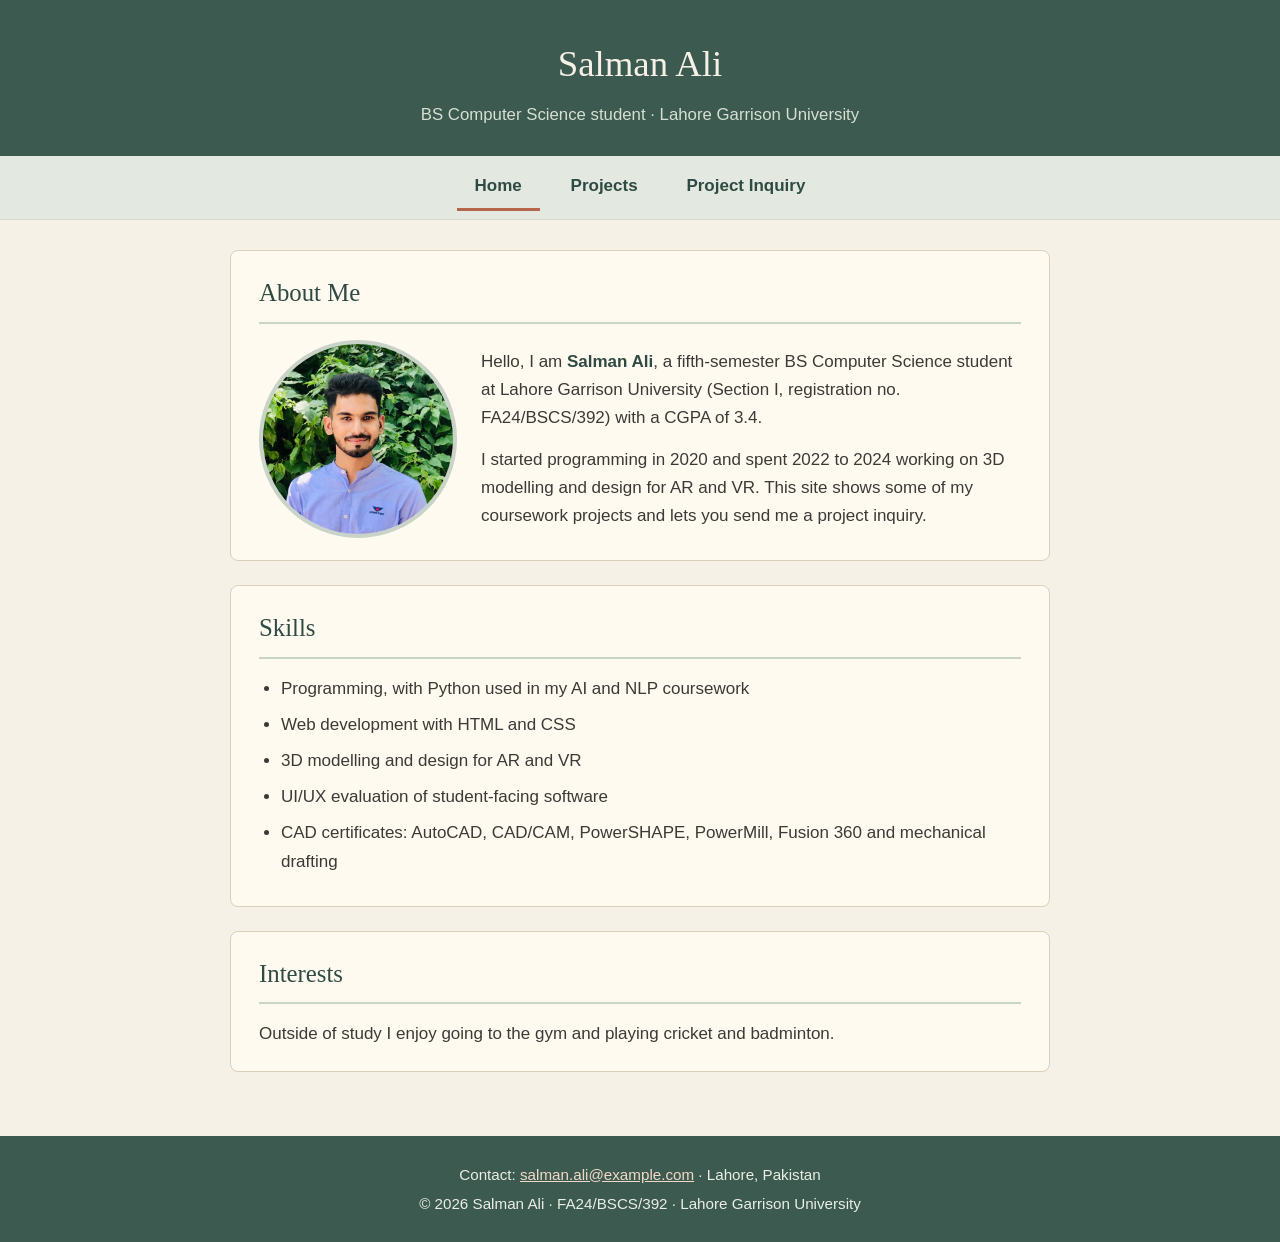
<file: index.html>
<!DOCTYPE html>
<html lang="en">
<head>
  <meta charset="utf-8">
  <meta name="viewport" content="width=device-width, initial-scale=1">
  <meta name="description" content="Portfolio of Salman Ali, BS Computer Science student at Lahore Garrison University.">
  <title>Salman Ali | Portfolio Home</title>
  <!-- Page 1 uses INLINE CSS only: every style is written in a style attribute. -->
</head>
<body style="margin:0;background-color:#f6f1e7;color:#3b3a36;font-family:'Segoe UI',Roboto,Helvetica,Arial,sans-serif;font-size:17px;line-height:1.65">

  <!-- Site header: title and tagline -->
  <header style="background-color:#3d5a50;color:#f6f1e7;padding:34px 24px 28px;text-align:center">
    <h1 style="font-family:Georgia,'Times New Roman',serif;font-size:2.3rem;margin:0 0 6px;font-weight:normal">Salman Ali</h1>
    <p style="margin:0;color:#d6dfd3;font-size:1.05rem">BS Computer Science student &middot; Lahore Garrison University</p>
  </header>

  <!-- Main navigation: links to all three pages -->
  <nav style="background-color:#e3e9e1;border-bottom:1px solid #d3d9cd;text-align:center;padding:8px 12px" aria-label="Main navigation">
    <a href="index.html" style="display:inline-block;padding:8px 18px;margin:0 4px;color:#2f4a43;text-decoration:none;font-weight:600;border-bottom:3px solid #b5654a" aria-current="page">Home</a>
    <a href="information.html" style="display:inline-block;padding:8px 18px;margin:0 4px;color:#2f4a43;text-decoration:none;font-weight:600">Projects</a>
    <a href="registration.html" style="display:inline-block;padding:8px 18px;margin:0 4px;color:#2f4a43;text-decoration:none;font-weight:600">Project Inquiry</a>
  </nav>

  <!-- Main content: three sections, each with a heading -->
  <main style="max-width:820px;margin:0 auto;padding:30px 20px 10px">

    <!-- Section 1: introduction with photo -->
    <section style="background-color:#fffaf0;border:1px solid #d9cfba;border-radius:8px;padding:22px 28px;margin-bottom:24px">
      <h2 style="font-family:Georgia,'Times New Roman',serif;color:#2f4a43;font-weight:normal;font-size:1.55rem;border-bottom:2px solid #c9d3c7;padding-bottom:8px;margin:0 0 16px">About Me</h2>
      <!-- Generic container used only to place the photo beside the text -->
      <div style="display:flex;flex-wrap:wrap;align-items:center;gap:24px">
        <img src="images/salman-ali.jpg" width="190" height="190" style="width:190px;height:190px;object-fit:cover;object-position:center 15%;border-radius:50%;border:4px solid #c9d3c7" alt="Portrait of Salman Ali smiling, wearing a light blue shirt in front of green leaves">
        <div style="flex:1;min-width:260px">
          <p style="margin:0 0 14px">Hello, I am <strong style="color:#2f4a43">Salman Ali</strong>, a fifth-semester BS Computer Science student at Lahore Garrison University (Section I, registration no. FA24/BSCS/392) with a CGPA of 3.4.</p>
          <p style="margin:0">I started programming in 2020 and spent 2022 to 2024 working on 3D modelling and design for AR and VR. This site shows some of my coursework projects and lets you send me a project inquiry.</p>
        </div>
      </div>
    </section>

    <!-- Section 2: skills list -->
    <section style="background-color:#fffaf0;border:1px solid #d9cfba;border-radius:8px;padding:22px 28px;margin-bottom:24px">
      <h2 style="font-family:Georgia,'Times New Roman',serif;color:#2f4a43;font-weight:normal;font-size:1.55rem;border-bottom:2px solid #c9d3c7;padding-bottom:8px;margin:0 0 16px">Skills</h2>
      <ul style="margin:0;padding-left:22px">
        <li style="margin-bottom:8px">Programming, with Python used in my AI and NLP coursework</li>
        <li style="margin-bottom:8px">Web development with HTML and CSS</li>
        <li style="margin-bottom:8px">3D modelling and design for AR and VR</li>
        <li style="margin-bottom:8px">UI/UX evaluation of student-facing software</li>
        <li style="margin-bottom:8px">CAD certificates: AutoCAD, CAD/CAM, PowerSHAPE, PowerMill, Fusion 360 and mechanical drafting</li>
      </ul>
    </section>

    <!-- Section 3: interests -->
    <section style="background-color:#fffaf0;border:1px solid #d9cfba;border-radius:8px;padding:22px 28px;margin-bottom:24px">
      <h2 style="font-family:Georgia,'Times New Roman',serif;color:#2f4a43;font-weight:normal;font-size:1.55rem;border-bottom:2px solid #c9d3c7;padding-bottom:8px;margin:0 0 16px">Interests</h2>
      <p style="margin:0">Outside of study I enjoy going to the gym and playing cricket and badminton.</p>
    </section>

  </main>

  <!-- Footer: contact and copyright -->
  <footer style="background-color:#3d5a50;color:#e9efe6;text-align:center;padding:22px 20px;margin-top:30px;font-size:0.95rem">
    <p style="margin:4px 0">Contact: <a href="mailto:salman.ali@example.com" style="color:#f1d9c9">salman.ali@example.com</a> &middot; Lahore, Pakistan</p>
    <p style="margin:4px 0">&copy; 2026 Salman Ali &middot; FA24/BSCS/392 &middot; Lahore Garrison University</p>
  </footer>

</body>
</html>
</file>
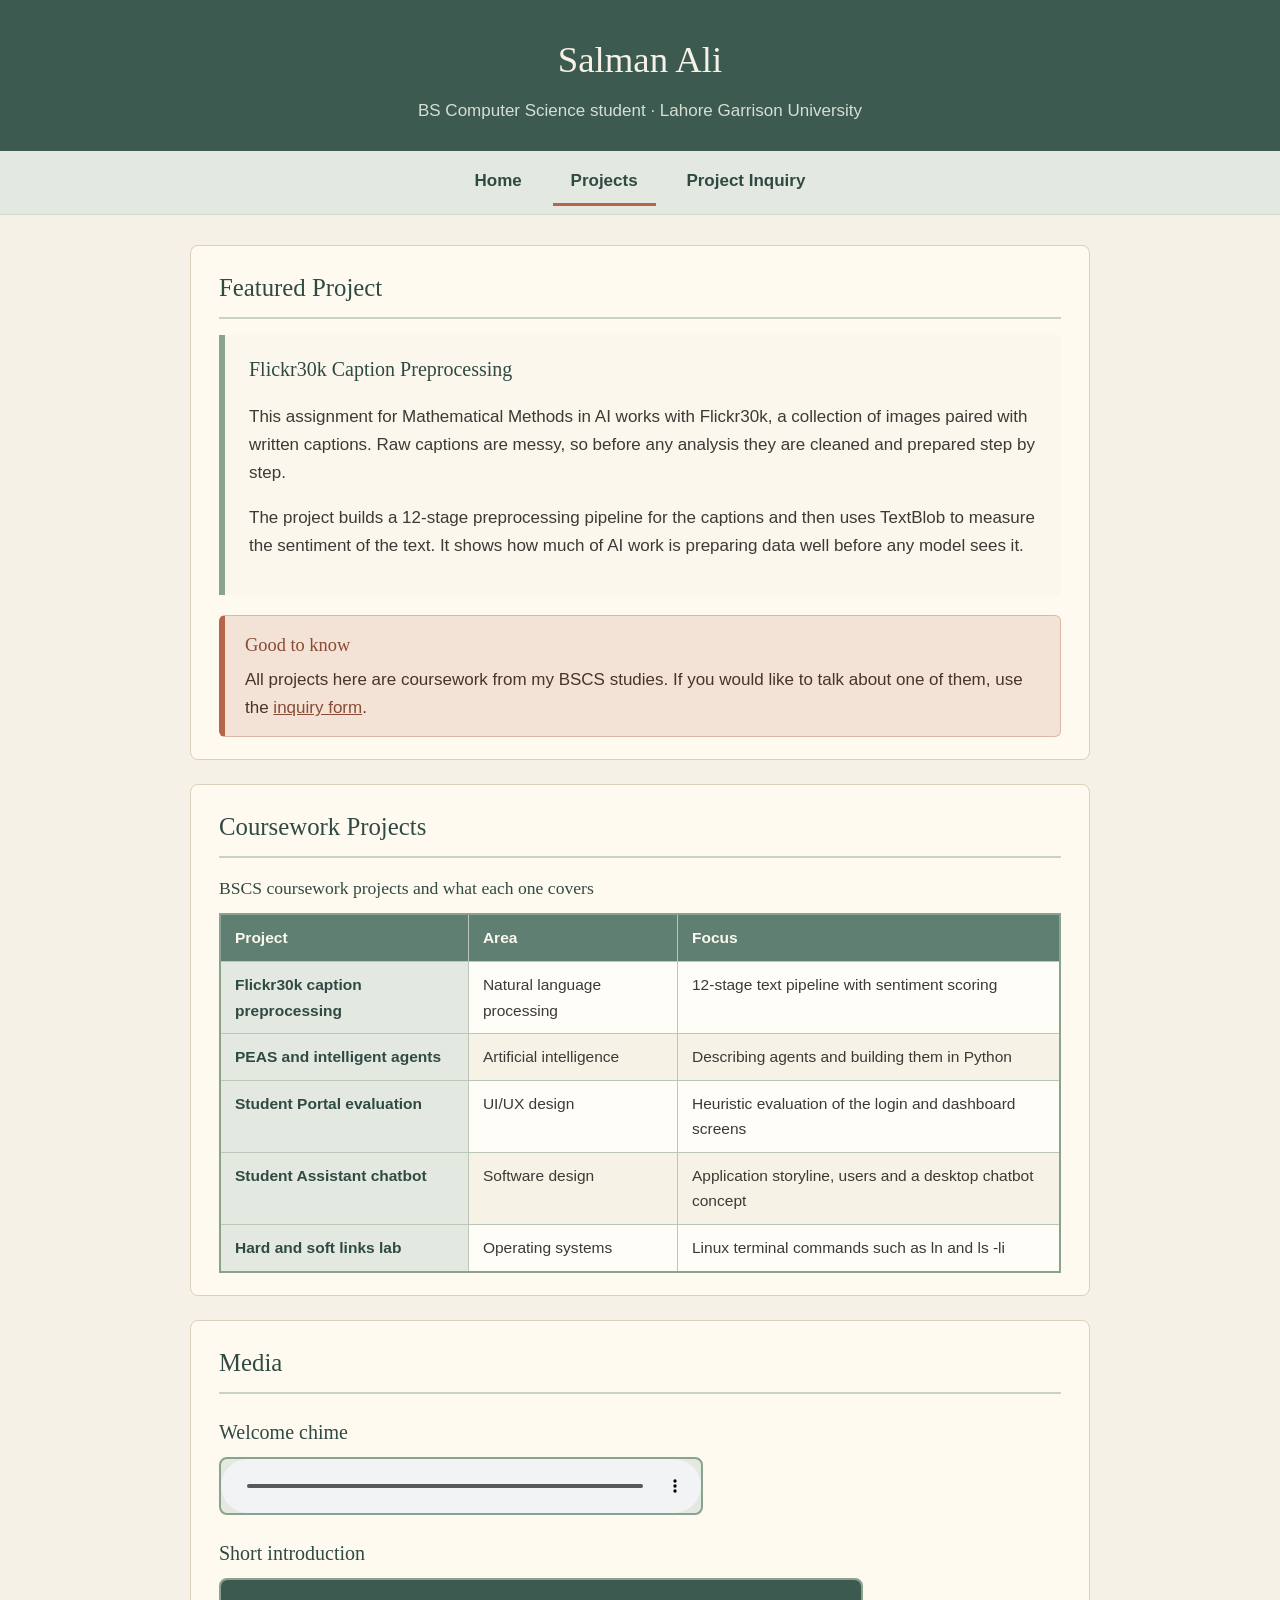
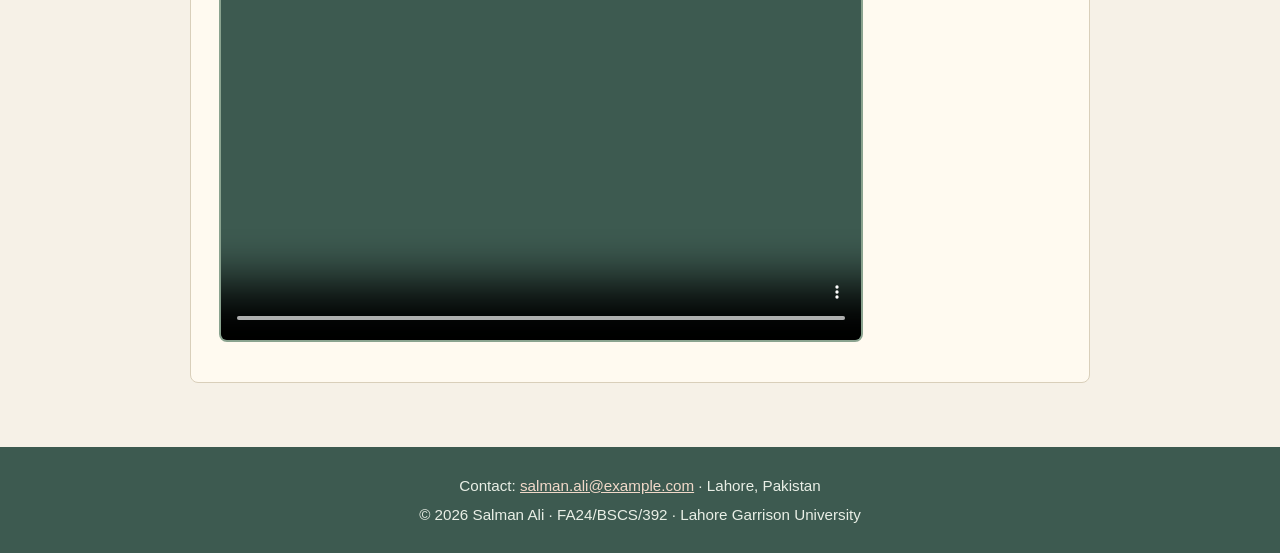
<file: information.html>
<!DOCTYPE html>
<html lang="en">
<head>
  <meta charset="utf-8">
  <meta name="viewport" content="width=device-width, initial-scale=1">
  <meta name="description" content="BS Computer Science coursework projects by Salman Ali.">
  <title>Projects | Salman Ali</title>

  <!-- Page 2 uses EMBEDDED CSS only: all rules live inside this style element. -->
  <style>
    /* Element selector: body sets the page colour, font and text colour */
    body {
      margin: 0;
      background-color: #f6f1e7;
      color: #3b3a36;
      font-family: "Segoe UI", Roboto, Helvetica, Arial, sans-serif;
      font-size: 17px;
      line-height: 1.65;
    }

    /* Element selector: header and footer share the deep green band */
    header, footer {
      background-color: #3d5a50;
      color: #f6f1e7;
      text-align: center;
      padding: 30px 20px 26px;
    }

    footer {
      margin-top: 30px;
      padding: 22px 20px;
      font-size: 0.95rem;
      color: #e9efe6;
    }

    footer p { margin: 4px 0; }
    footer a { color: #f1d9c9; }

    /* Element selector: headings use a serif face */
    h1, h2, h3 {
      font-family: Georgia, "Times New Roman", serif;
      font-weight: normal;
      color: #2f4a43;
    }

    header h1 {
      color: #f6f1e7;
      font-size: 2.3rem;
      margin: 0 0 6px;
    }

    header p { margin: 0; color: #d6dfd3; }

    h2 {
      font-size: 1.55rem;
      border-bottom: 2px solid #c9d3c7;
      padding-bottom: 8px;
      margin: 0 0 16px;
    }

    h3 { font-size: 1.25rem; margin: 22px 0 8px; }

    /* Navigation bar */
    nav {
      background-color: #e3e9e1;
      border-bottom: 1px solid #d3d9cd;
      text-align: center;
      padding: 8px 12px;
    }

    nav a {
      display: inline-block;
      padding: 8px 18px;
      margin: 0 4px;
      color: #2f4a43;
      text-decoration: none;
      font-weight: 600;
    }

    nav a[aria-current="page"] { border-bottom: 3px solid #b5654a; }

    main {
      max-width: 900px;
      margin: 0 auto;
      padding: 30px 20px 10px;
    }

    section {
      background-color: #fffaf0;
      border: 1px solid #d9cfba;
      border-radius: 8px;
      padding: 22px 28px;
      margin-bottom: 24px;
    }

    /* ID selector: styles the one article that describes the featured project */
    #featured-project {
      border-left: 6px solid #8aa38f;
      background-color: #fbf7ec;
      padding: 18px 24px;
      margin-bottom: 20px;
    }

    #featured-project h3 { margin-top: 0; }

    /* Class selector: the aside announcement box (also reused for the media note) */
    .notice {
      background-color: #f3e3d6;
      border: 1px solid #d9b9a3;
      border-left: 6px solid #b5654a;
      border-radius: 6px;
      padding: 14px 20px;
      color: #4a3328;
    }

    .notice h3 { margin: 0 0 6px; color: #8a4a35; font-size: 1.15rem; }
    .notice p { margin: 0; }

    /* Table styling: visible borders, cell padding, distinct header background */
    table {
      width: 100%;
      border-collapse: collapse;
      border: 2px solid #8aa38f;
      background-color: #fffdf7;
      font-size: 0.97rem;
    }

    caption {
      caption-side: top;
      text-align: left;
      font-family: Georgia, "Times New Roman", serif;
      font-size: 1.1rem;
      color: #2f4a43;
      padding: 0 0 10px;
    }

    th, td {
      border: 1px solid #b9c6b8;
      padding: 10px 14px;
      text-align: left;
      vertical-align: top;
    }

    thead th {
      background-color: #5f7f72;
      color: #fdf9ef;
    }

    tbody th { background-color: #e3e9e1; color: #2f4a43; }
    tbody tr:nth-child(even) td { background-color: #f7f2e6; }

    /* Attribute selector: any audio or video that has the controls attribute */
    audio[controls], video[controls] {
      display: block;
      max-width: 100%;
      margin: 8px 0 18px;
      border: 2px solid #8aa38f;
      border-radius: 8px;
      background-color: #e3e9e1;
    }

    audio[controls] { width: 100%; max-width: 480px; }

    figure { margin: 0; }
    figcaption { font-size: 0.9rem; font-style: italic; color: #6b685f; }

    a { color: #8a4a35; }
    a:hover { color: #5c2f20; }
  </style>
</head>
<body>

  <!-- Site header -->
  <header>
    <h1>Salman Ali</h1>
    <p>BS Computer Science student &middot; Lahore Garrison University</p>
  </header>

  <!-- Main navigation: links to all three pages -->
  <nav aria-label="Main navigation">
    <a href="index.html">Home</a>
    <a href="information.html" aria-current="page">Projects</a>
    <a href="registration.html">Project Inquiry</a>
  </nav>

  <main>

    <!-- Section 1: featured project article with a related aside -->
    <section>
      <h2>Featured Project</h2>

      <!-- Self-contained article describing one project -->
      <article id="featured-project">
        <h3>Flickr30k Caption Preprocessing</h3>
        <p>This assignment for Mathematical Methods in AI works with Flickr30k, a collection of images paired with written captions. Raw captions are messy, so before any analysis they are cleaned and prepared step by step.</p>
        <p>The project builds a 12-stage preprocessing pipeline for the captions and then uses TextBlob to measure the sentiment of the text. It shows how much of AI work is preparing data well before any model sees it.</p>
      </article>

      <!-- Aside: related note -->
      <aside class="notice">
        <h3>Good to know</h3>
        <p>All projects here are coursework from my BSCS studies. If you would like to talk about one of them, use the <a href="registration.html">inquiry form</a>.</p>
      </aside>
    </section>

    <!-- Section 2: coursework table -->
    <section>
      <h2>Coursework Projects</h2>
      <table>
        <caption>BSCS coursework projects and what each one covers</caption>
        <thead>
          <tr>
            <th scope="col">Project</th>
            <th scope="col">Area</th>
            <th scope="col">Focus</th>
          </tr>
        </thead>
        <tbody>
          <tr>
            <th scope="row">Flickr30k caption preprocessing</th>
            <td>Natural language processing</td>
            <td>12-stage text pipeline with sentiment scoring</td>
          </tr>
          <tr>
            <th scope="row">PEAS and intelligent agents</th>
            <td>Artificial intelligence</td>
            <td>Describing agents and building them in Python</td>
          </tr>
          <tr>
            <th scope="row">Student Portal evaluation</th>
            <td>UI/UX design</td>
            <td>Heuristic evaluation of the login and dashboard screens</td>
          </tr>
          <tr>
            <th scope="row">Student Assistant chatbot</th>
            <td>Software design</td>
            <td>Application storyline, users and a desktop chatbot concept</td>
          </tr>
          <tr>
            <th scope="row">Hard and soft links lab</th>
            <td>Operating systems</td>
            <td>Linux terminal commands such as ln and ls -li</td>
          </tr>
        </tbody>
      </table>
    </section>

    <!-- Section 3: audio and video -->
    <section>
      <h2>Media</h2>

      <h3>Welcome chime</h3>
      <!-- Audio with playback controls and fallback text -->
      <audio controls preload="metadata">
        <source src="media/welcome-chime.mp3" type="audio/mpeg">
        Your browser does not support the audio element. You can
        <a href="media/welcome-chime.mp3">download the welcome chime</a> instead.
      </audio>

      <h3>Short introduction</h3>
      <!-- Video with playback controls and fallback text -->
      <video controls preload="metadata" width="640" height="360">
        <source src="media/intro.webm" type="video/webm">
        <source src="media/intro.mp4" type="video/mp4">
        Your browser does not support the video element. You can
        <a href="media/intro.mp4">download the introduction video</a> instead.
      </video>
    </section>

  </main>

  <!-- Footer: contact and copyright -->
  <footer>
    <p>Contact: <a href="mailto:salman.ali@example.com">salman.ali@example.com</a> &middot; Lahore, Pakistan</p>
    <p>&copy; 2026 Salman Ali &middot; FA24/BSCS/392 &middot; Lahore Garrison University</p>
  </footer>

</body>
</html>
</file>
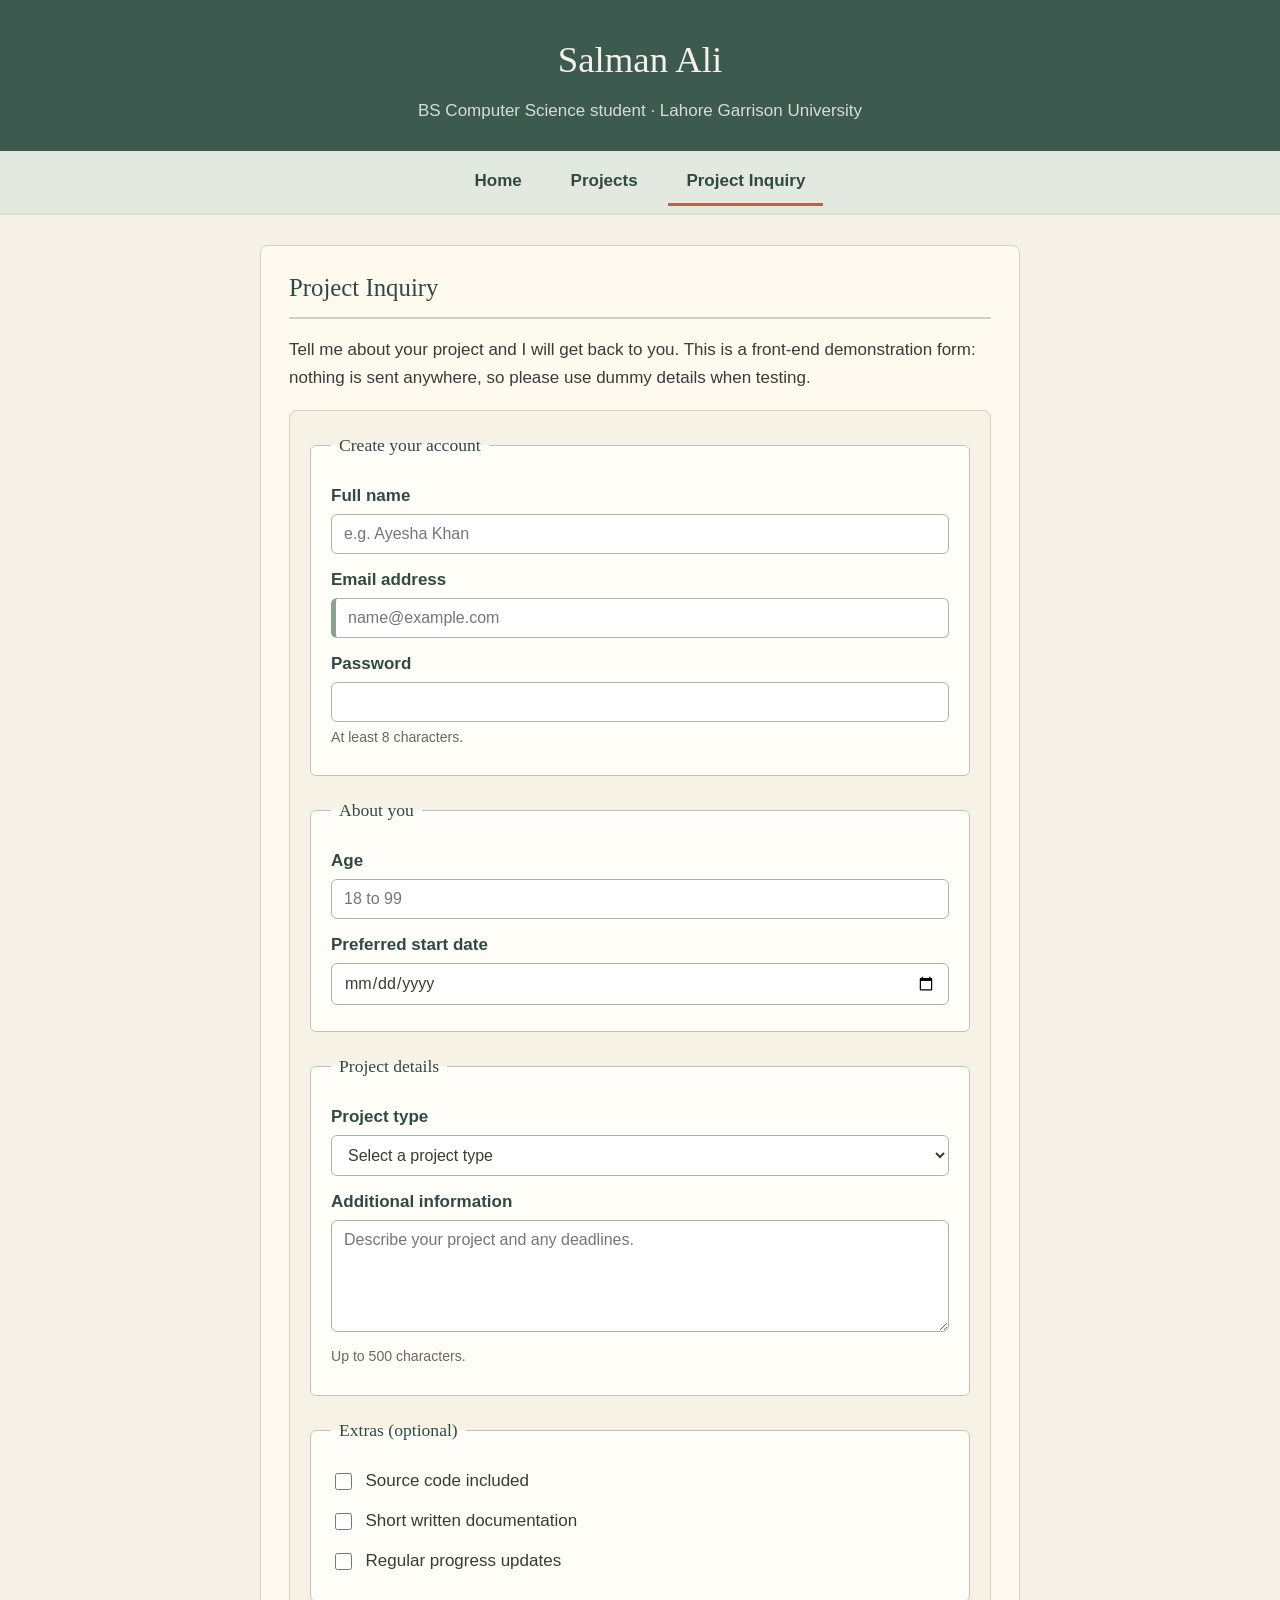
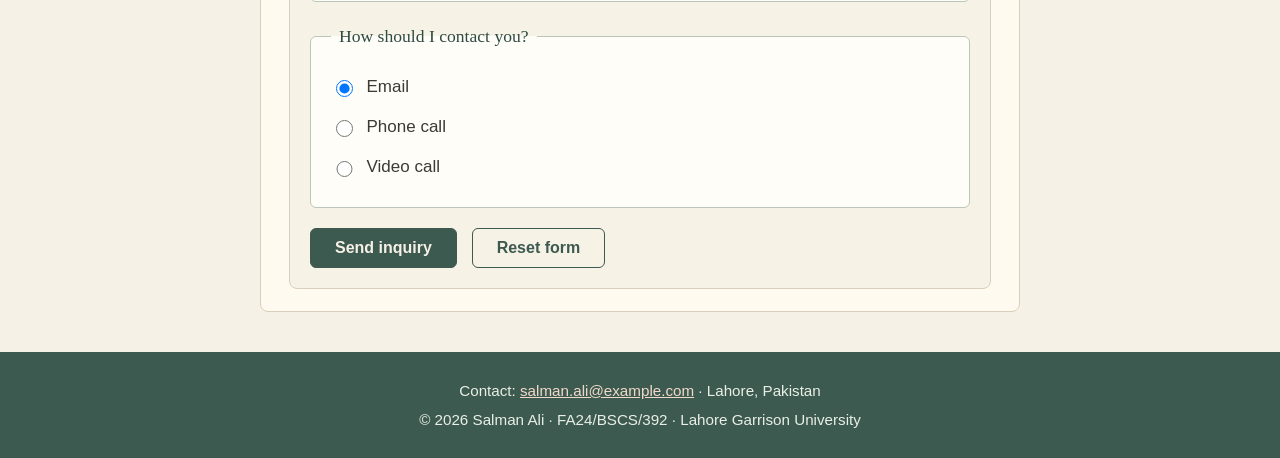
<file: registration.html>
<!DOCTYPE html>
<html lang="en">
<head>
  <meta charset="utf-8">
  <meta name="viewport" content="width=device-width, initial-scale=1">
  <meta name="description" content="Send a project inquiry to Salman Ali.">
  <title>Project Inquiry | Salman Ali</title>

  <!-- Page 3 uses EXTERNAL CSS only: styles come from style.css -->
  <link rel="stylesheet" href="style.css">
</head>
<body>

  <!-- Site header -->
  <header>
    <h1>Salman Ali</h1>
    <p>BS Computer Science student &middot; Lahore Garrison University</p>
  </header>

  <!-- Main navigation: links to all three pages -->
  <nav aria-label="Main navigation">
    <a href="index.html">Home</a>
    <a href="information.html">Projects</a>
    <a href="registration.html" aria-current="page">Project Inquiry</a>
  </nav>

  <main>
    <section>
      <h2>Project Inquiry</h2>
      <p>Tell me about your project and I will get back to you. This is a front-end demonstration form: nothing is sent anywhere, so please use dummy details when testing.</p>

      <!-- Inquiry form: browser validation is handled by the required, minlength, min, max and maxlength attributes -->
      <form id="inquiry-form" action="#" method="post">

        <!-- Group 1: account details (includes the password field) -->
        <fieldset>
          <legend>Create your account</legend>

          <p>
            <label for="full-name">Full name</label>
            <input type="text" id="full-name" name="full_name" placeholder="e.g. Ayesha Khan" autocomplete="name" required>
          </p>

          <p>
            <label for="email">Email address</label>
            <input type="email" id="email" name="email" placeholder="name@example.com" autocomplete="email" required>
          </p>

          <p>
            <label for="password">Password</label>
            <input type="password" id="password" name="password" minlength="8" autocomplete="new-password" aria-describedby="password-hint" required>
            <span id="password-hint" class="hint">At least 8 characters.</span>
          </p>
        </fieldset>

        <!-- Group 2: personal details -->
        <fieldset>
          <legend>About you</legend>

          <p>
            <label for="age">Age</label>
            <input type="number" id="age" name="age" min="18" max="99" placeholder="18 to 99">
          </p>

          <p>
            <label for="preferred-date">Preferred start date</label>
            <input type="date" id="preferred-date" name="preferred_date">
          </p>
        </fieldset>

        <!-- Group 3: project details (dropdown and textarea) -->
        <fieldset>
          <legend>Project details</legend>

          <p>
            <label for="project-type">Project type</label>
            <select id="project-type" name="project_type" required>
              <option value="" selected disabled>Select a project type</option>
              <option value="web">Website with HTML and CSS</option>
              <option value="python">Python programming</option>
              <option value="uiux">UI/UX review</option>
              <option value="other">Something else</option>
            </select>
          </p>

          <p>
            <label for="comments">Additional information</label>
            <textarea id="comments" name="comments" rows="5" maxlength="500" placeholder="Describe your project and any deadlines."></textarea>
            <span class="hint">Up to 500 characters.</span>
          </p>
        </fieldset>

        <!-- Group 4: independent checkboxes, any combination can be ticked -->
        <fieldset>
          <legend>Extras (optional)</legend>
          <p>
            <input type="checkbox" id="extra-code" name="extra_code" value="yes">
            <label for="extra-code" class="inline-label">Source code included</label>
          </p>
          <p>
            <input type="checkbox" id="extra-docs" name="extra_docs" value="yes">
            <label for="extra-docs" class="inline-label">Short written documentation</label>
          </p>
          <p>
            <input type="checkbox" id="extra-updates" name="extra_updates" value="yes">
            <label for="extra-updates" class="inline-label">Regular progress updates</label>
          </p>
        </fieldset>

        <!-- Group 5: contact preference (radio buttons share one name, so only one can be chosen) -->
        <fieldset>
          <legend>How should I contact you?</legend>
          <p>
            <input type="radio" id="contact-email" name="contact_method" value="email" checked>
            <label for="contact-email" class="inline-label">Email</label>
          </p>
          <p>
            <input type="radio" id="contact-phone" name="contact_method" value="phone">
            <label for="contact-phone" class="inline-label">Phone call</label>
          </p>
          <p>
            <input type="radio" id="contact-video" name="contact_method" value="video">
            <label for="contact-video" class="inline-label">Video call</label>
          </p>
        </fieldset>

        <!-- Form buttons -->
        <div class="buttons">
          <button type="submit">Send inquiry</button>
          <button type="reset">Reset form</button>
        </div>

      </form>
    </section>
  </main>

  <!-- Footer: contact and copyright -->
  <footer>
    <p>Contact: <a href="mailto:salman.ali@example.com">salman.ali@example.com</a> &middot; Lahore, Pakistan</p>
    <p>&copy; 2026 Salman Ali &middot; FA24/BSCS/392 &middot; Lahore Garrison University</p>
  </footer>

</body>
</html>
</file>
<file: style.css>
/* ==========================================================
   style.css - external stylesheet used by registration.html
   Palette: cream #f6f1e7, deep green #3d5a50, sage #8aa38f,
   terracotta #b5654a, charcoal text #3b3a36
   ========================================================== */

/* Element selector: body sets page colour, font and text colour */
body {
  margin: 0;
  background-color: #f6f1e7;
  color: #3b3a36;
  font-family: "Segoe UI", Roboto, Helvetica, Arial, sans-serif;
  font-size: 17px;
  line-height: 1.65;
}

/* Header and footer share the deep green band */
header,
footer {
  background-color: #3d5a50;
  color: #f6f1e7;
  text-align: center;
  padding: 30px 20px 26px;
}

header h1 {
  font-family: Georgia, "Times New Roman", serif;
  font-weight: normal;
  font-size: 2.3rem;
  margin: 0 0 6px;
}

header p { margin: 0; color: #d6dfd3; }

footer {
  margin-top: 30px;
  padding: 22px 20px;
  font-size: 0.95rem;
  color: #e9efe6;
}

footer p { margin: 4px 0; }
footer a { color: #f1d9c9; }

/* Navigation bar */
nav {
  background-color: #e3e9e1;
  border-bottom: 1px solid #d3d9cd;
  text-align: center;
  padding: 8px 12px;
}

nav a {
  display: inline-block;
  padding: 8px 18px;
  margin: 0 4px;
  color: #2f4a43;
  text-decoration: none;
  font-weight: 600;
  border-bottom: 3px solid transparent;
}

nav a[aria-current="page"] { border-bottom-color: #b5654a; }

/* Hover feedback for links */
a:hover { color: #5c2f20; }
nav a:hover { background-color: #d3dcd0; border-bottom-color: #8aa38f; }
nav a[aria-current="page"]:hover { border-bottom-color: #b5654a; }

main {
  max-width: 760px;
  margin: 0 auto;
  padding: 30px 20px 10px;
}

section {
  background-color: #fffaf0;
  border: 1px solid #d9cfba;
  border-radius: 8px;
  padding: 22px 28px;
}

/* Element selector: headings use a serif face */
h2 {
  font-family: Georgia, "Times New Roman", serif;
  font-weight: normal;
  font-size: 1.55rem;
  color: #2f4a43;
  border-bottom: 2px solid #c9d3c7;
  padding-bottom: 8px;
  margin: 0 0 16px;
}

a { color: #8a4a35; }

/* ID selector: the inquiry form container gets a soft panel and spacing */
#inquiry-form {
  background-color: #f7f2e6;
  border: 1px solid #d9cfba;
  border-radius: 8px;
  padding: 20px;
  margin-top: 18px;
}

/* Fieldsets group related controls */
fieldset {
  border: 1px solid #b9c6b8;
  border-radius: 6px;
  background-color: #fffdf7;
  margin: 0 0 20px;
  padding: 10px 20px 14px;
}

legend {
  font-family: Georgia, "Times New Roman", serif;
  color: #2f4a43;
  font-size: 1.1rem;
  padding: 0 8px;
}

fieldset p { margin: 12px 0; }

/* Element selector: labels sit above their controls */
label {
  display: block;
  font-weight: 600;
  color: #2f4a43;
  margin-bottom: 4px;
}

/* Class selector: labels placed beside checkboxes and radio buttons */
.inline-label {
  display: inline;
  font-weight: normal;
  color: #3b3a36;
  margin-left: 6px;
}

/* Class selector: small helper text under a field */
.hint {
  display: block;
  font-size: 0.88rem;
  color: #6b685f;
  margin-top: 4px;
}

/* Text-style controls share one look */
input[type="text"],
input[type="password"],
input[type="number"],
input[type="date"],
select,
textarea {
  box-sizing: border-box;
  width: 100%;
  padding: 10px 12px;
  border: 1px solid #a9b7a8;
  border-radius: 6px;
  background-color: #ffffff;
  color: #3b3a36;
  font-family: inherit;
  font-size: 1rem;
}

/* Attribute selector: email field gets a sage-green left accent so the match is visible */
input[type="email"] {
  box-sizing: border-box;
  width: 100%;
  padding: 10px 12px;
  border: 1px solid #a9b7a8;
  border-left: 5px solid #8aa38f;
  border-radius: 6px;
  background-color: #ffffff;
  color: #3b3a36;
  font-family: inherit;
  font-size: 1rem;
}

textarea { resize: vertical; }

/* Checkboxes and radios sizing */
input[type="checkbox"],
input[type="radio"] {
  width: 1.05rem;
  height: 1.05rem;
  vertical-align: middle;
}

/* Focus feedback on inputs */
input:focus,
select:focus,
textarea:focus {
  outline: none;
  border-color: #5f7f72;
  background-color: #f4f8f2;
  box-shadow: 0 0 0 3px rgba(95, 127, 114, 0.3);
}

/* Buttons */
.buttons { margin: 6px 0 0; }

button {
  padding: 10px 24px;
  margin-right: 10px;
  border: 1px solid #3d5a50;
  border-radius: 6px;
  background-color: #3d5a50;
  color: #f6f1e7;
  font-family: inherit;
  font-size: 1rem;
  font-weight: 600;
  cursor: pointer;
}

button[type="reset"] {
  background-color: transparent;
  color: #3d5a50;
}

/* Hover feedback on buttons */
button:hover {
  background-color: #b5654a;
  border-color: #b5654a;
  color: #fffaf0;
}

button:focus-visible {
  outline: 3px solid #b5654a;
  outline-offset: 2px;
}

/* Browser validation feedback after the user has interacted with a field */
input:user-invalid,
select:user-invalid,
textarea:user-invalid {
  border-color: #b5654a;
}
</file>
